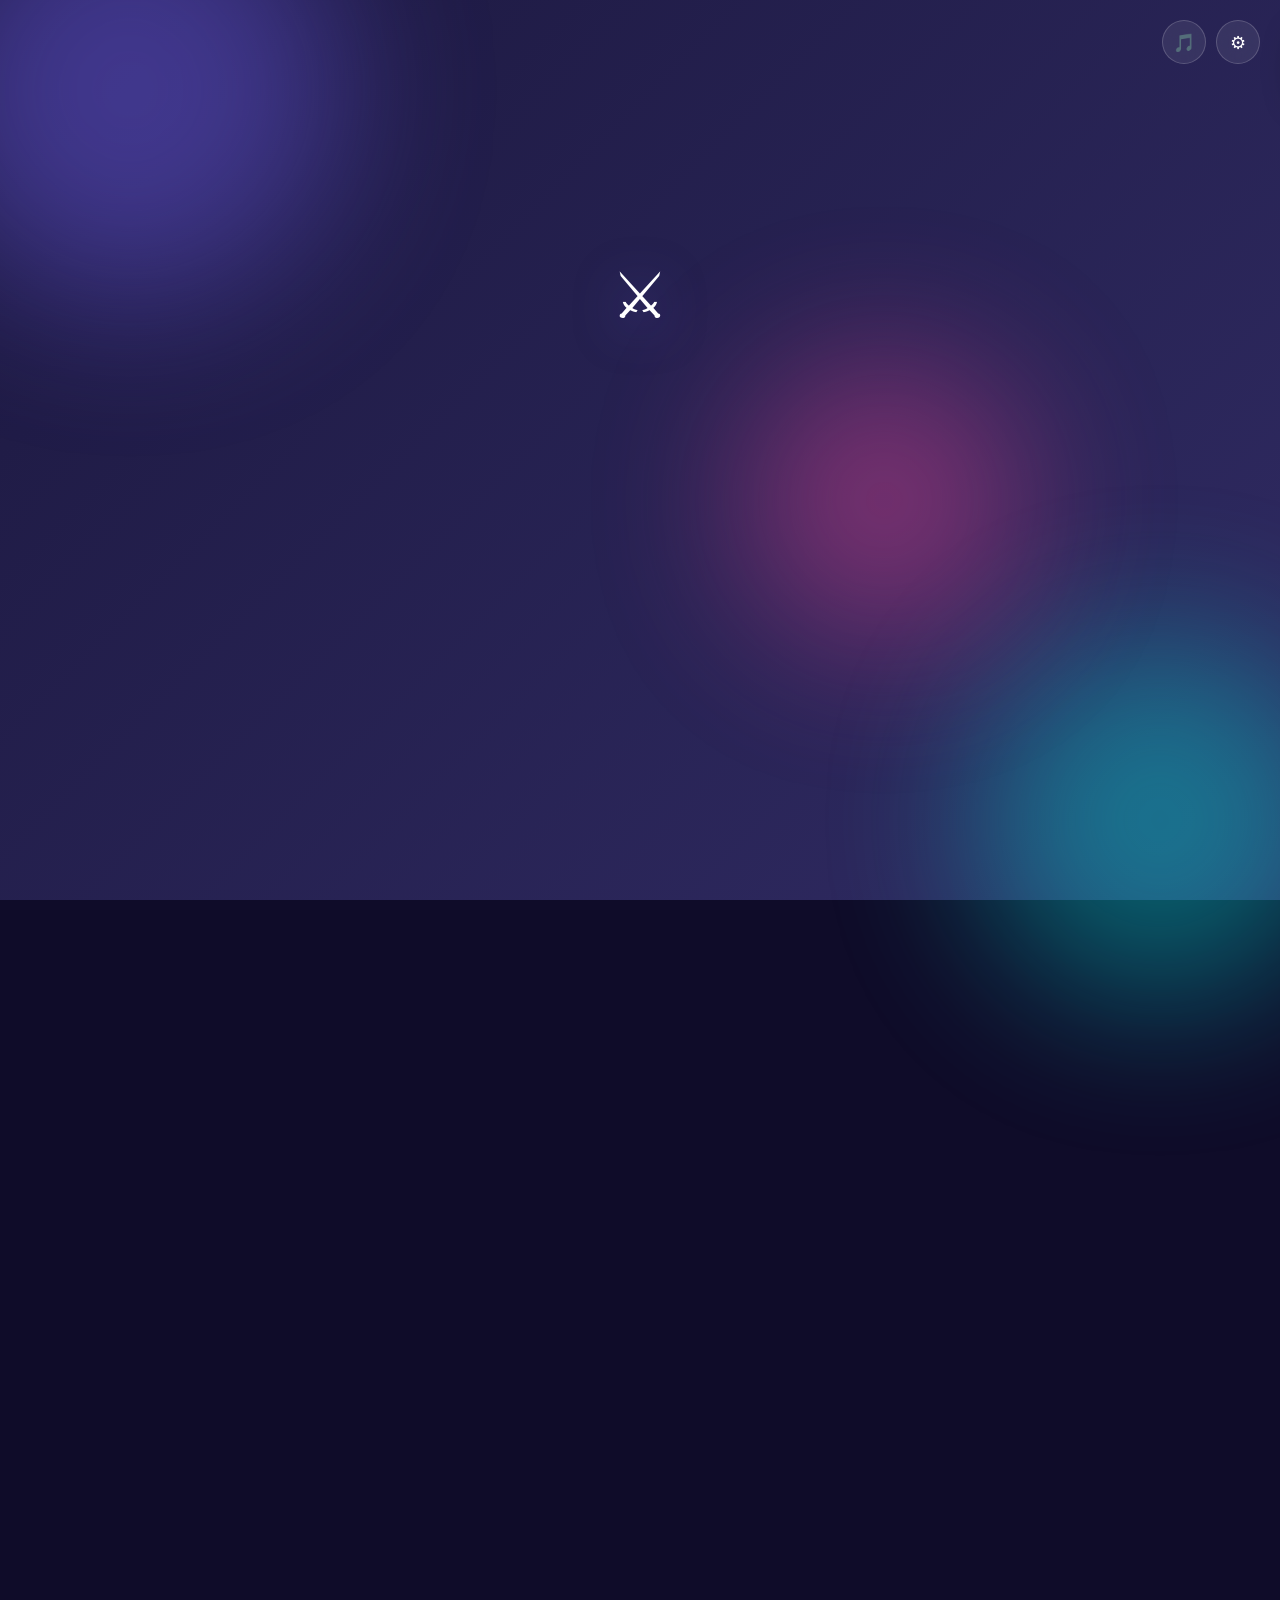
<file: index.html>
<!DOCTYPE html>
<html lang="vi">
<head>
  <meta charset="UTF-8">
  <meta http-equiv="refresh" content="0;url=quiz.html">
  <title>Redirecting…</title>
</head>
<body>
  <p><a href="quiz.html">Mở Quiz Game</a></p>
</body>
</html>
</file>
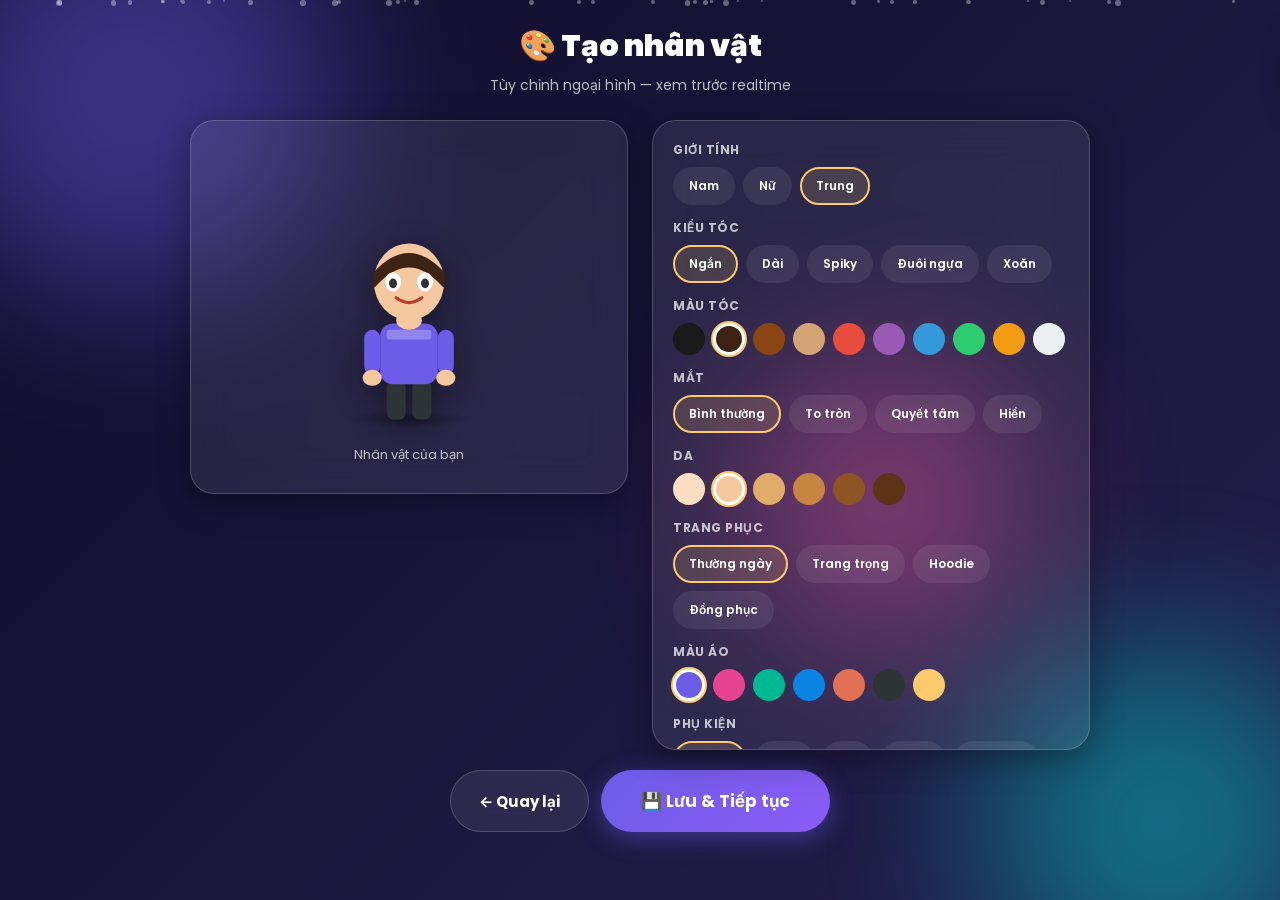
<file: quiz.html>
<!DOCTYPE html>
<html lang="vi">
<head>
  <meta charset="UTF-8">
  <meta name="viewport" content="width=device-width, initial-scale=1.0">
  <title>Hành Trình Cách Mạng — RPG Quiz MLN</title>
  <meta name="description" content="RPG Quiz Triết học Mác-Lênin — Tạo nhân vật, 15 câu hỏi, 3 chặng">
  <link rel="icon" href="data:image/svg+xml,<svg xmlns='http://www.w3.org/2000/svg' viewBox='0 0 100 100'><text y='.9em' font-size='90'>⚔</text></svg>">
  <link rel="stylesheet" href="css/main.css">
</head>
<body>
  <div class="bg-layer" aria-hidden="true"></div>
  <div class="bg-orb bg-orb--1" aria-hidden="true"></div>
  <div class="bg-orb bg-orb--2" aria-hidden="true"></div>
  <div class="bg-orb bg-orb--3" aria-hidden="true"></div>
  <div id="particles" aria-hidden="true"></div>

  <div id="app">
    <h1 class="sr-only">RPG Quiz Triết học Mác-Lênin</h1>

    <!-- ═══ START ═══ -->
    <section id="screen-start" class="screen active">
      <div class="start-top-actions">
        <button class="btn-icon" id="btn-music" type="button" title="Nhạc nền">🎵</button>
        <button class="btn-icon" id="btn-settings-start" type="button" title="Cài đặt">⚙</button>
      </div>
      <div class="start-container">
        <div id="start-avatar-mini" class="start-avatar-preview"></div>
        <div class="start-logo anim-scale-in">⚔</div>
        <h2 class="start-title anim-slide-up anim-delay-1">Hành Trình Cách Mạng</h2>
        <p class="start-subtitle anim-slide-up anim-delay-2">
          RPG Quiz · Triết học Mác-Lênin<br>
          Tạo nhân vật · Chinh phục <strong data-total-questions>15</strong> câu hỏi
        </p>
        <div class="start-nav-btns anim-slide-up anim-delay-2">
          <button class="btn btn-secondary" id="btn-create-avatar" type="button">🎨 Tạo nhân vật</button>
          <button class="btn btn-secondary" id="btn-profile" type="button">👤 Hồ sơ & Skin</button>
        </div>
        <div class="start-stats anim-slide-up anim-delay-3">
          <div class="start-stat glass"><div class="start-stat__n">3</div><div class="start-stat__l">Chặng</div></div>
          <div class="start-stat glass"><div class="start-stat__n" data-total-questions>15</div><div class="start-stat__l">Câu hỏi</div></div>
          <div class="start-stat glass"><div class="start-stat__n">30s</div><div class="start-stat__l">Mỗi câu</div></div>
        </div>
        <div id="stage-cards" class="stage-cards anim-slide-up anim-delay-3"></div>
        <div class="start-form anim-slide-up anim-delay-4">
          <input type="text" id="player-name" class="input" placeholder="Tên nhà cách mạng..." maxlength="18">
          <button class="btn btn-primary btn-lg" id="btn-start" type="button">▶ Bắt đầu chơi</button>
        </div>
      </div>
    </section>

    <!-- ═══ AVATAR CREATOR ═══ -->
    <section id="screen-creator" class="screen screen-creator">
      <div class="creator-header">
        <h2>🎨 Tạo nhân vật</h2>
        <p>Tùy chỉnh ngoại hình — xem trước realtime</p>
      </div>
      <div class="creator-layout">
        <div class="creator-preview glass">
          <div id="avatar-preview" class="avatar-wrap"></div>
          <p style="font-size:13px;color:var(--text-secondary)">Nhân vật của bạn</p>
        </div>
        <div id="creator-options" class="creator-options glass" style="padding:20px;border-radius:var(--radius-lg)"></div>
      </div>
      <div class="creator-actions">
        <button class="btn btn-secondary" id="btn-creator-back" type="button">← Quay lại</button>
        <button class="btn btn-primary btn-lg" id="btn-creator-save" type="button">💾 Lưu & Tiếp tục</button>
      </div>
    </section>

    <!-- ═══ PROFILE / SKINS ═══ -->
    <section id="screen-profile" class="screen screen-profile">
      <div class="profile-header">
        <h2>👤 Hồ sơ nhân vật</h2>
        <p>Đổi skin — mở khóa bằng cách hoàn thành chặng</p>
      </div>
      <div class="creator-preview glass" style="max-width:320px;margin:0 auto 24px">
        <div id="profile-avatar-preview" class="avatar-wrap"></div>
      </div>
      <div id="skin-grid" class="skin-grid"></div>
      <div class="profile-actions">
        <button class="btn btn-secondary" id="btn-profile-back" type="button">← Trang chủ</button>
        <button class="btn btn-primary" id="btn-profile-edit" type="button">✏ Chỉnh sửa</button>
      </div>
    </section>

    <!-- ═══ RPG QUIZ ═══ -->
    <section id="screen-quiz" class="screen">
      <header class="quiz-header glass">
        <button class="btn-icon" id="btn-back" type="button" title="Về trang chủ">←</button>
        <div class="quiz-header__info">
          <div class="quiz-header__stage" id="stage-label">Chặng 1</div>
          <div class="progress-track"><div class="progress-fill" id="progress-fill" style="width:0%"></div></div>
          <div class="quiz-header__progress-text" id="progress-text">Câu 1 / 15</div>
        </div>
        <div class="timer-ring" id="timer-ring">
          <svg viewBox="0 0 64 64">
            <circle class="timer-ring__bg" cx="32" cy="32" r="28"/>
            <circle class="timer-ring__progress" id="timer-progress" cx="32" cy="32" r="28"/>
          </svg>
          <span class="timer-ring__value" id="timer-value">30</span>
        </div>
        <div class="score-badge" id="score-badge">🪙 <span id="score-value">0</span></div>
        <button class="btn-icon" id="btn-settings-quiz" type="button" title="Cài đặt">⚙</button>
      </header>

      <main class="quiz-rpg-main">
        <aside class="quiz-hero-panel glass">
          <div id="quiz-avatar" class="avatar-wrap"></div>
          <div class="quiz-hero__name" id="quiz-hero-name">Nhà cách mạng</div>
          <div class="quiz-hero__streak" id="streak-badge">🔥 Chuỗi 3!</div>
        </aside>

        <div class="quiz-center-panel">
          <article class="question-card glass">
            <span class="question-card__num" id="question-num">Câu 1</span>
            <p class="question-card__text" id="question-text"></p>
          </article>
          <div class="answers-wrap">
            <div class="answers-grid" id="answers-grid"></div>
            <div id="feedback"></div>
            <button class="btn btn-primary" id="btn-next" type="button" style="display:none;margin-top:16px;width:100%">Câu tiếp theo →</button>
          </div>
          <div class="loader-overlay" id="loader">
            <div class="loader">
              <div class="loader__spinner"></div>
              <p class="loader__text">Đang tải câu hỏi...</p>
            </div>
          </div>
        </div>
      </main>
    </section>

    <!-- ═══ STAGE CLEAR ═══ -->
    <section id="screen-stage" class="screen">
      <div class="stage-clear-card glass anim-scale-in">
        <div class="stage-clear-card__icon" id="stage-clear-icon">🎖</div>
        <h2 class="stage-clear-card__title" id="stage-clear-title">Chặng hoàn thành!</h2>
        <p class="stage-clear-sub" id="stage-clear-sub"></p>
        <div class="stage-clear-card__score" id="stage-clear-score">0 điểm</div>
        <p style="font-size:13px;color:var(--text-secondary);margin-bottom:16px">🎁 Có thể đã mở khóa skin mới — xem Hồ sơ!</p>
        <button class="btn btn-primary btn-lg" id="btn-stage-continue" type="button">Tiếp tục →</button>
      </div>
    </section>

    <!-- ═══ END ═══ -->
    <section id="screen-end" class="screen">
      <div class="end-card glass anim-scale-in">
        <div id="end-avatar" class="avatar-wrap"></div>
        <div id="end-fx" style="position:absolute;inset:0;pointer-events:none"></div>
        <h2 class="end-title" id="end-title">Hành trình hoàn thành!</h2>
        <p class="end-player" id="end-player"></p>
        <div class="end-stats-grid">
          <div class="end-stat glass"><div class="end-stat__n" id="end-score">0</div><div class="end-stat__l">Tổng điểm</div></div>
          <div class="end-stat glass"><div class="end-stat__n" id="end-percent">0%</div><div class="end-stat__l">Tỷ lệ đúng</div></div>
          <div class="end-stat glass"><div class="end-stat__n" id="end-correct">0/15</div><div class="end-stat__l">Câu đúng</div></div>
        </div>
        <div class="end-rank-box glass">
          <div class="end-rank-grade" id="end-rank-grade">A</div>
          <p class="end-rank-msg" id="end-rank-msg"></p>
        </div>
        <div class="end-leaderboard glass">
          <h3>🏆 Bảng xếp hạng</h3>
          <div id="leaderboard"></div>
        </div>
        <div class="end-actions">
          <button class="btn btn-primary" id="btn-play-again" type="button">↺ Chơi lại</button>
          <button class="btn btn-secondary" id="btn-back-end" type="button">🏠 Trang chủ</button>
        </div>
      </div>
    </section>
  </div>

  <!-- Achievement toast -->
  <div id="achievement-popup" class="achievement-popup glass">
    <span class="achievement-popup__icon">🏅</span>
    <div>
      <div class="achievement-popup__title">Achievement</div>
      <div class="achievement-popup__desc"></div>
    </div>
  </div>

  <!-- Settings -->
  <div id="settings-overlay" class="modal-overlay" aria-hidden="true">
    <div class="modal glass" role="dialog">
      <header class="modal__header">
        <h2>⚙ Cài đặt</h2>
        <button class="btn-icon" id="settings-close" type="button">✕</button>
      </header>
      <div class="modal__body">
        <label class="setting-row__label" for="set-name">Tên người chơi</label>
        <input type="text" id="set-name" class="input" style="margin-bottom:16px" maxlength="18">
        <div class="setting-row">
          <div><div class="setting-row__label">🎵 Nhạc nền</div></div>
          <label class="toggle"><input type="checkbox" id="set-music" checked><span class="toggle__slider"></span></label>
        </div>
        <div class="setting-row">
          <div><div class="setting-row__label">🔊 Hiệu ứng âm thanh</div></div>
          <label class="toggle"><input type="checkbox" id="set-sfx" checked><span class="toggle__slider"></span></label>
        </div>
        <div class="setting-row">
          <div><div class="setting-row__label">✨ Hiệu ứng hình ảnh</div></div>
          <label class="toggle"><input type="checkbox" id="set-anim" checked><span class="toggle__slider"></span></label>
        </div>
        <label class="setting-row__label" for="set-volume" style="margin-top:12px">🔉 Âm lượng — <span id="vol-label">80%</span></label>
        <input type="range" id="set-volume" class="vol-slider" min="0" max="100" value="80">
        <div style="display:flex;flex-direction:column;gap:10px;margin-top:20px">
          <button class="btn btn-secondary" id="set-reset" type="button">↺ Đặt lại tiến độ</button>
          <button class="btn btn-primary" id="set-save" type="button">💾 Lưu</button>
        </div>
      </div>
    </div>
  </div>

  <script type="module" src="js/app.js"></script>
</body>
</html>
</file>
<file: css/main.css>
@import url('variables.css');
@import url('base.css');
@import url('animations.css');
@import url('components.css');
@import url('screens.css');
@import url('avatar.css');
@import url('rpg.css');
</file>
